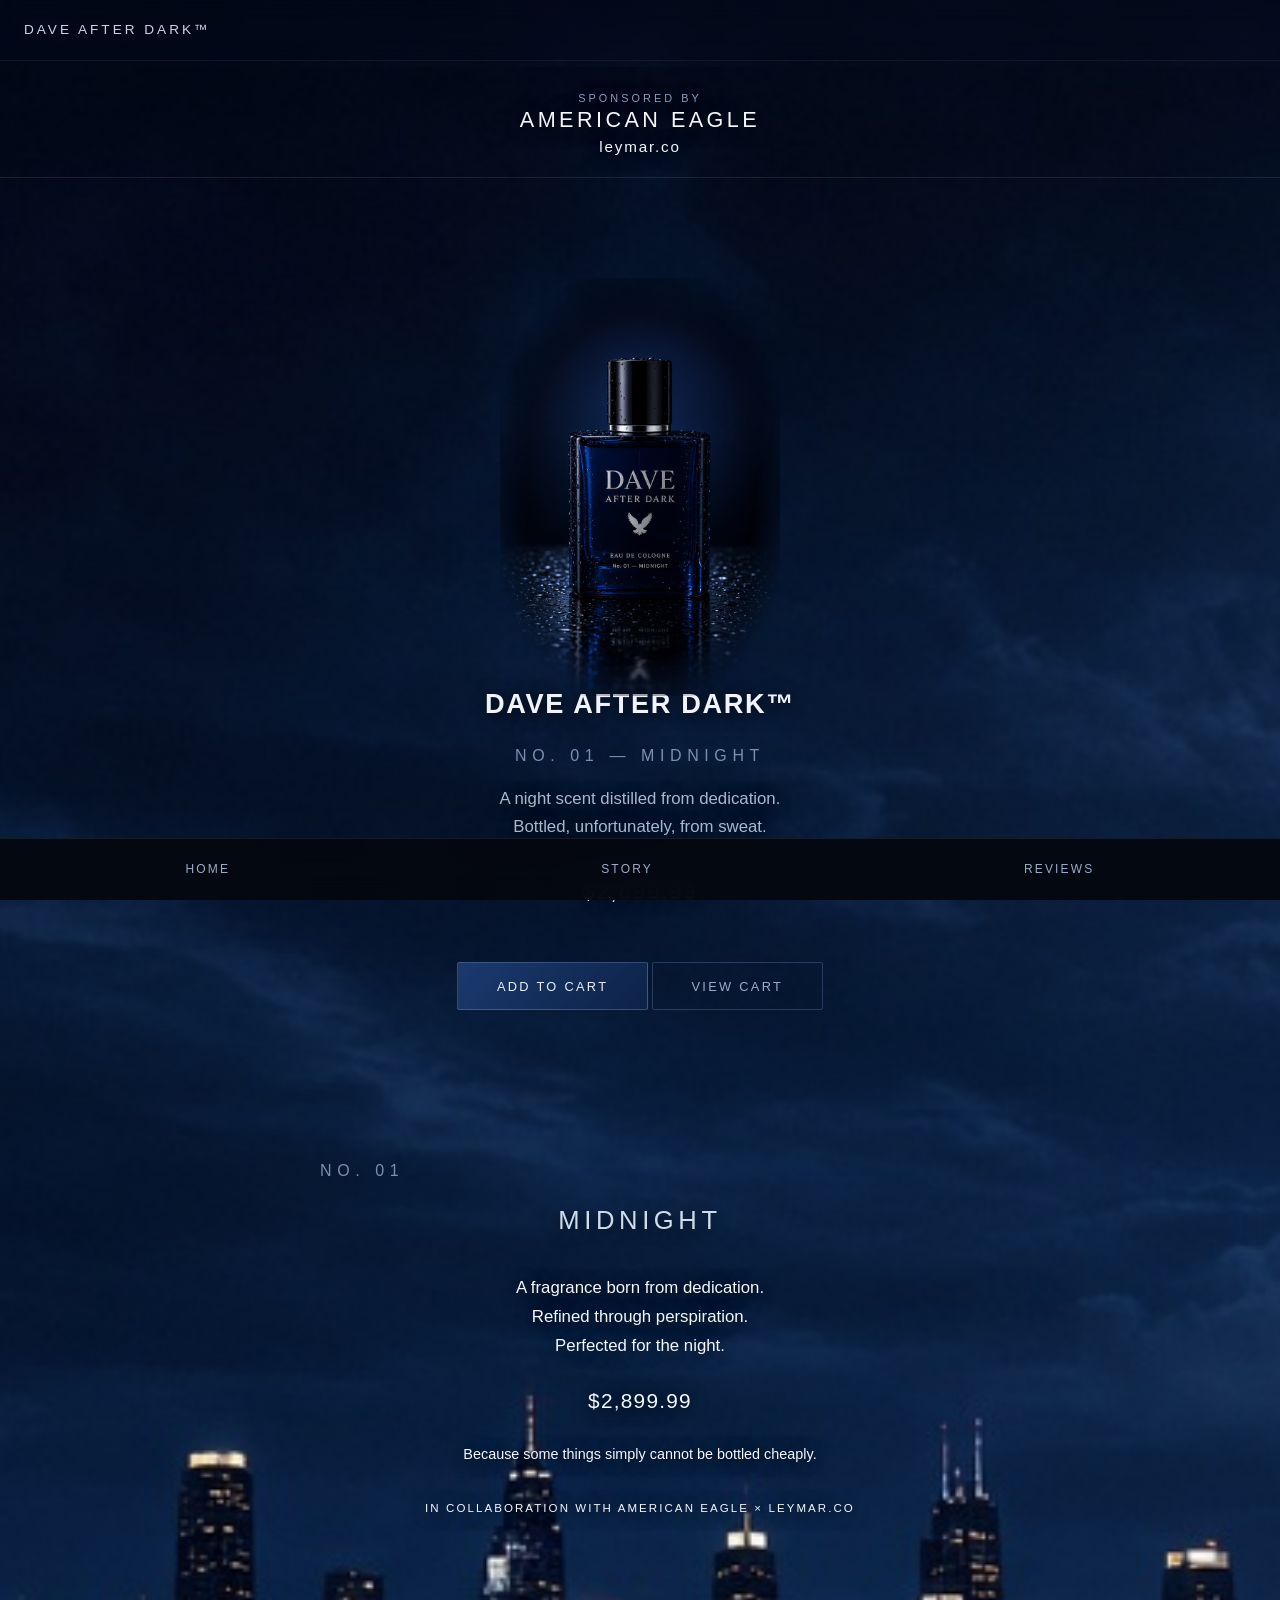
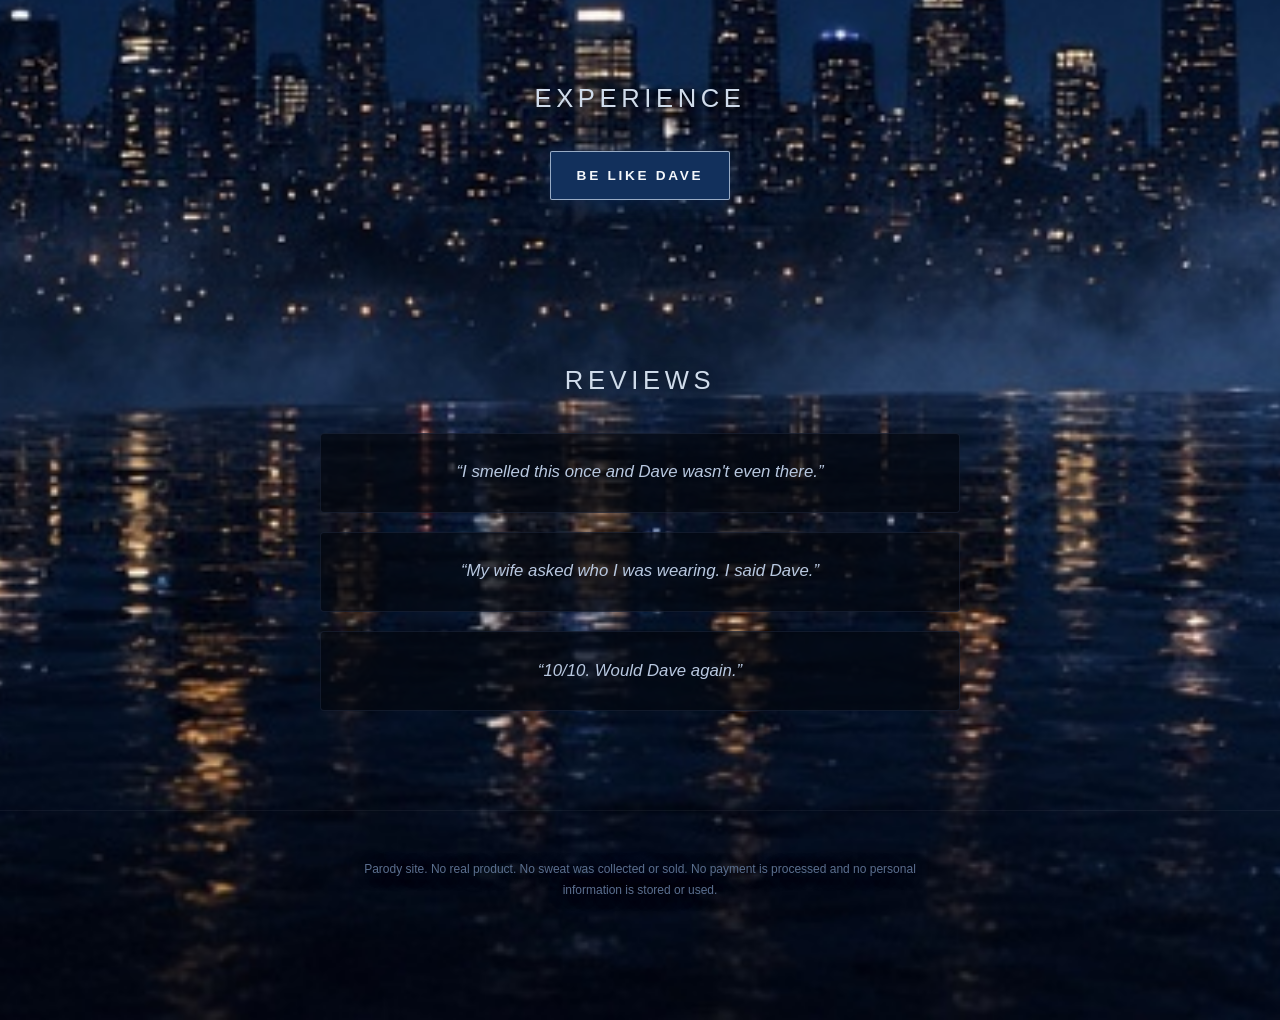
<file: index.html>
<!DOCTYPE html>
<html lang="en">
<head>
  <meta charset="UTF-8">
  <meta name="viewport" content="width=device-width, initial-scale=1.0">
  <title>DAVE AFTER DARK™ — No. 01 Midnight</title>
  <link rel="stylesheet" href="style.css">
</head>
<body>

  <header class="header">
    <div class="logo"><a href="index.html" style="color:inherit;text-decoration:none;">DAVE AFTER DARK™</a></div>
  </header>

<div class="sponsor-bar">
    <div class="sponsor-lockup">
      <div class="sponsor-copy">
        <p class="sponsor-kicker">Sponsored by</p>
        <p class="sponsor-name">American Eagle</p>
        <p class="sponsor-partner">leymar.co</p>
      </div>
    </div>
</div>

  <!-- HERO -->
  <section class="hero" id="hero">
    <div class="hero-content">
      <img class="bottle-shot" src="assets/bottle.jpg" alt="DAVE AFTER DARK bottle">
      <h1 class="hero-title">Dave After Dark™</h1>
      <p class="hero-eyebrow">No. 01 — Midnight</p>
  <p class="hero-tagline">A night scent distilled from dedication.<br>Bottled, unfortunately, from sweat.</p>
      <p class="hero-price">$2,899.99</p>
      <button class="btn btn-primary" id="add-to-cart">Add to Cart</button>
      <button class="btn btn-secondary" id="view-cart">View Cart</button>
    </div>
  </section>

<!-- PRODUCT -->
  <section class="section product" id="product">
    <div class="container">
      <p class="hero-eyebrow">No. 01</p>
      <h2 class="section-title">Midnight</h2>
      <p class="section-text">A fragrance born from dedication.<br>Refined through perspiration.<br>Perfected for the night.</p>
      <p class="section-text price-line">$2,899.99</p>
      <p class="section-text small">Because some things simply cannot be bottled cheaply.</p>
      <p class="sponsor">In collaboration with American Eagle × leymar.co</p>
    </div>
  </section>

  

  <!-- VIDEO -->
  <section class="section video-section" id="video">
    <div class="container">
      <h2 class="section-title">Experience</h2>
      <button class="btn btn-video" id="open-video">BE LIKE DAVE</button>
    </div>
  </section>

  <!-- REVIEWS -->
  <section class="section reviews" id="reviews">
    <div class="container">
      <h2 class="section-title">Reviews</h2>
      <div class="review">
        <p>“I smelled this once and Dave wasn't even there.”</p>
      </div>
      <div class="review">
        <p>“My wife asked who I was wearing. I said Dave.”</p>
      </div>
      <div class="review">
        <p>“10/10. Would Dave again.”</p>
      </div>
    </div>
  </section>

  <!-- CART / CHECKOUT / CONFIRMATION (hidden by default) -->
  <section class="section cart-section hidden" id="cart">
    <div class="container">
      <h2 class="section-title">Your Cart</h2>
      <div class="cart-item">
        <p>DAVE AFTER DARK™ — No. 01 Midnight</p>
        <p>$2,899.99</p>
      </div>
      <button class="btn btn-primary" id="go-to-checkout">Proceed to Checkout</button>
      <button class="btn btn-secondary" id="close-cart">Continue Browsing</button>
    </div>
  </section>

  <section class="section checkout-section hidden" id="checkout">
    <div class="container">
      <h2 class="section-title">Checkout</h2>
      <form id="checkout-form">
        <label>Full Name</label>
        <input type="text" id="name" required placeholder="Your name">

        <label>Email</label>
        <input type="email" id="email" required placeholder="you@example.com">

        <label>Address</label>
        <input type="text" id="address" required placeholder="Shipping address">

        <div class="order-summary">
          <p>Order Summary</p>
          <p>DAVE AFTER DARK™ — No. 01 Midnight — $2,899.99</p>
          <p class="total">Total: $2,899.99</p>
        </div>

        <button type="submit" class="btn btn-primary">Place Fake Order</button>
        <button type="button" class="btn btn-secondary" id="back-to-cart">Back to Cart</button>
      </form>
      <p class="disclaimer-note">This is a parody site. No real payment is processed. No credit card information is collected.</p>
    </div>
  </section>

  <section class="section confirmation-section hidden" id="confirmation">
    <div class="container">
      <h2 class="section-title">Order Confirmed</h2>
      <p class="section-text">Thank you. Your completely fictional order of DAVE AFTER DARK™ has been “received.”</p>
      <p class="section-text">No product will ship. No charge will occur.</p>
      <button class="btn btn-primary" id="back-to-site">Return to Site</button>
    </div>
  </section>

  <!-- DISCLAIMER -->
  <footer class="footer">
    <div class="container">
      <p class="disclaimer">Parody site. No real product. No sweat was collected or sold. No payment is processed and no personal information is stored or used.</p>
    </div>
  </footer>

  <!-- VIDEO MODAL -->
  <div class="video-modal hidden" id="video-modal">
    <div class="video-modal-content">
      <button class="close-video" id="close-video">&times;</button>
      <video id="dave-video" controls playsinline>
        <source src="assets/150203.mp4" type="video/mp4">
        Your browser does not support the video tag.
      </video>
    </div>
  </div>

    <div class="toast hidden" id="toast">Added to cart</div>

    <!-- BOTTOM NAV -->
<nav class="bottom-nav">
    <a href="index.html">Home</a>
    <a href="story.html">Story</a>
    <a href="reviews.html">Reviews</a>
</nav>
  <script src="script.js"></script>
</body>
</html>
</file>
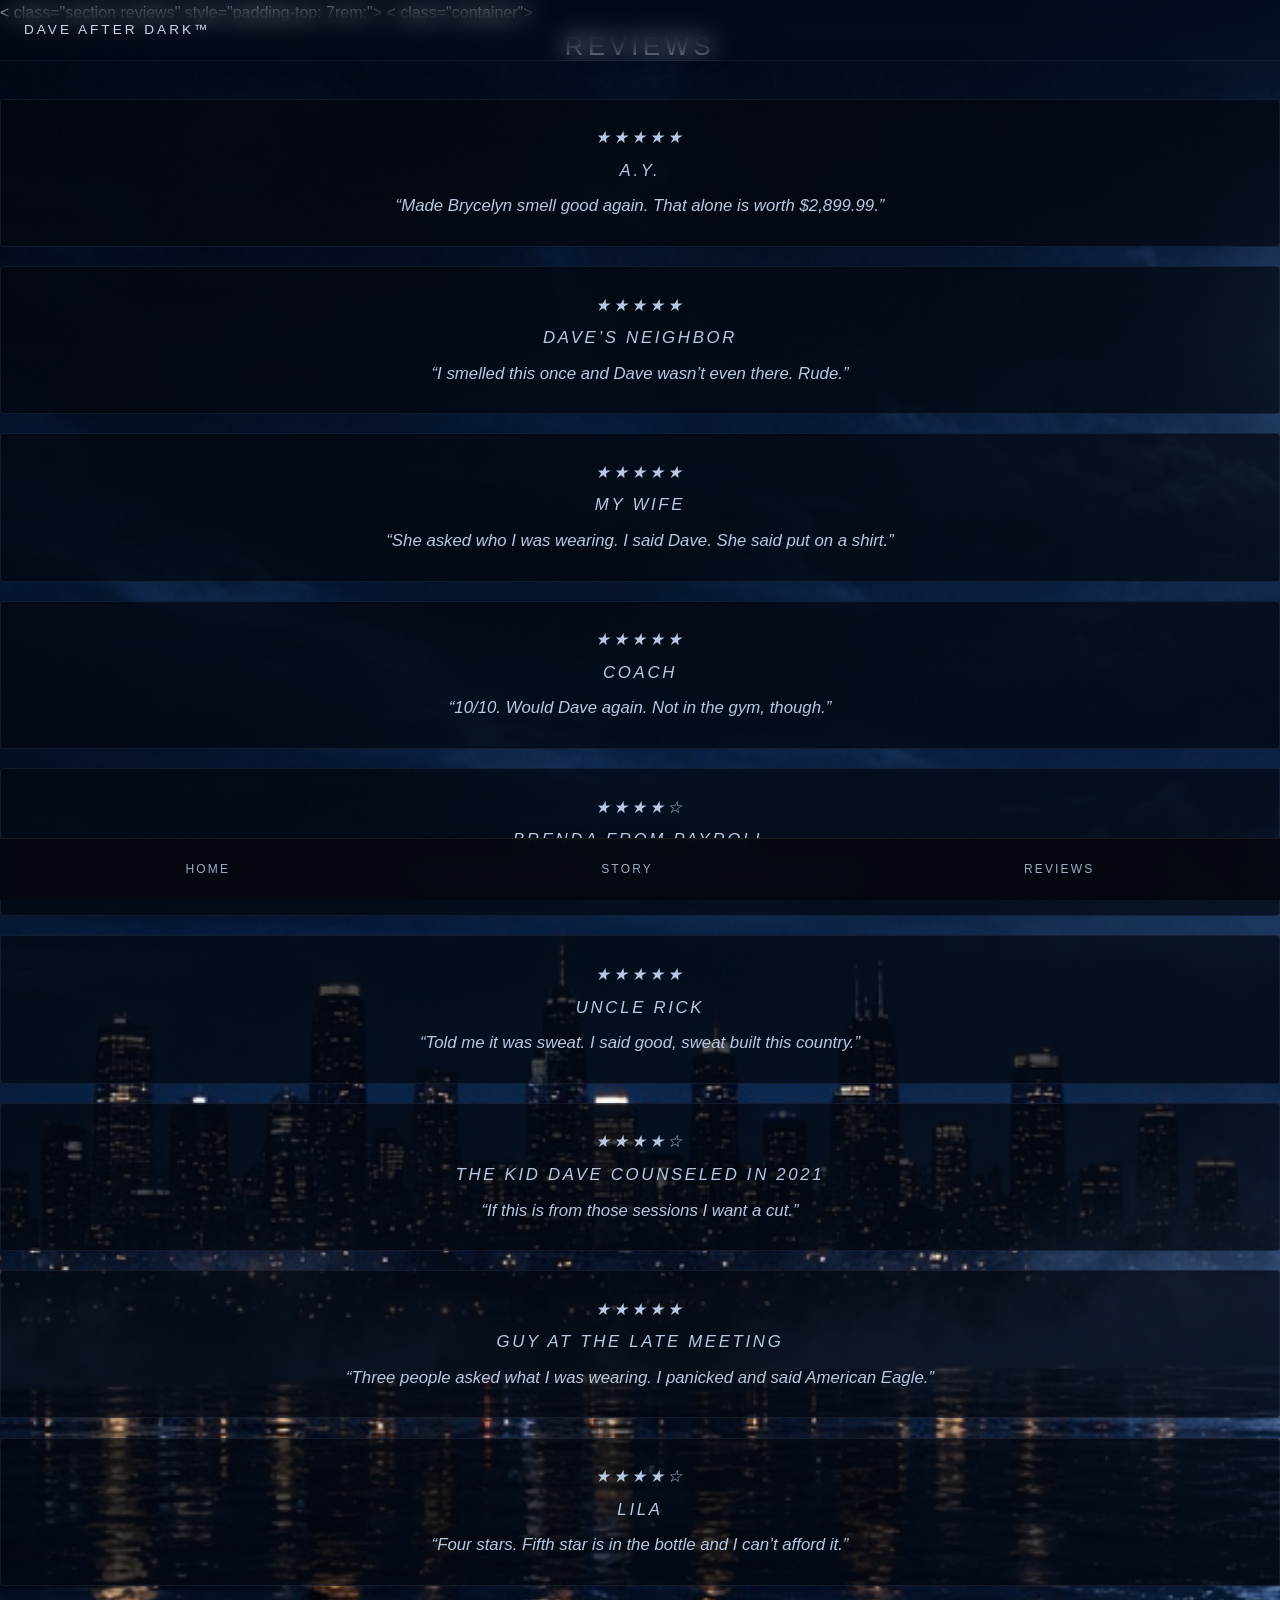
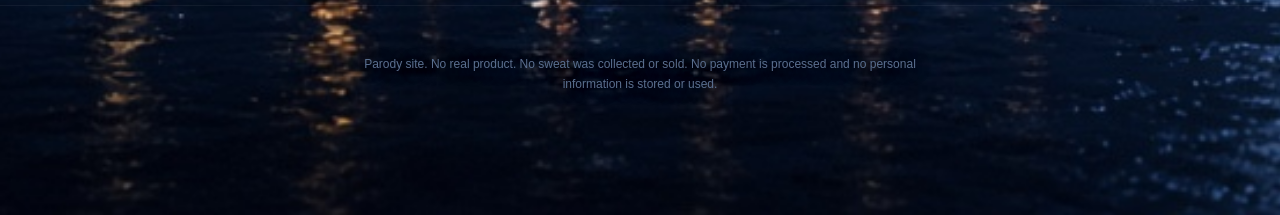
<file: reviews.html>
<!DOCTYPE html>
<html lang="en">
<head>
  <meta charset="UTF-8">
  <meta name="viewport" content="width=device-width, initial-scale=1.0">
  <title>Reviews — DAVE AFTER DARK™</title>
  <link rel="stylesheet" href="style.css">
</head>
<body>

  <header class="header">
    <div class="logo"><a href="index.html" style="color:inherit;text-decoration:none;">DAVE AFTER DARK™</a></div>
  </header>

  < class="section reviews" style="padding-top: 7rem;">
    < class="container">
      <h2 class="section-title">Reviews</h2>
<article class="review">
        <p class="stars">★★★★★</p>
        <p class="reviewer">A.Y.</p>
        <p>“Made Brycelyn smell good again. That alone is worth $2,899.99.”</p>
      </article>

      <article class="review">
        <p class="stars">★★★★★</p>
        <p class="reviewer">Dave’s neighbor</p>
        <p>“I smelled this once and Dave wasn’t even there. Rude.”</p>
      </article>

      <article class="review">
        <p class="stars">★★★★★</p>
        <p class="reviewer">My wife</p>
        <p>“She asked who I was wearing. I said Dave. She said put on a shirt.”</p>
      </article>

      <article class="review">
        <p class="stars">★★★★★</p>
        <p class="reviewer">Coach</p>
        <p>“10/10. Would Dave again. Not in the gym, though.”</p>
      </article>

      <article class="review">
        <p class="stars">★★★★☆</p>
        <p class="reviewer">Brenda from payroll</p>
        <p>“Someone in the elevator smelled expensive and apologetic.”</p>
      </article>

      <article class="review">
        <p class="stars">★★★★★</p>
        <p class="reviewer">Uncle Rick</p>
        <p>“Told me it was sweat. I said good, sweat built this country.”</p>
      </article>

      <article class="review">
        <p class="stars">★★★★☆</p>
        <p class="reviewer">The kid Dave counseled in 2021</p>
        <p>“If this is from those sessions I want a cut.”</p>
      </article>

      <article class="review">
        <p class="stars">★★★★★</p>
        <p class="reviewer">Guy at the late meeting</p>
        <p>“Three people asked what I was wearing. I panicked and said American Eagle.”</p>
      </article>

      <article class="review">
        <p class="stars">★★★★☆</p>
        <p class="reviewer">Lila</p>
        <p>“Four stars. Fifth star is in the bottle and I can’t afford it.”</p>
      </article>

  <footer class="footer">
    <div class="container">
      <p class="disclaimer">Parody site. No real product. No sweat was collected or sold. No payment is processed and no personal information is stored or used.</p>
    </div>
  </footer>

  <nav class="bottom-nav">
    <a href="index.html">Home</a>
    <a href="story.html">Story</a>
    <a href="reviews.html">Reviews</a>
  </nav>

</body>
</html>
</file>
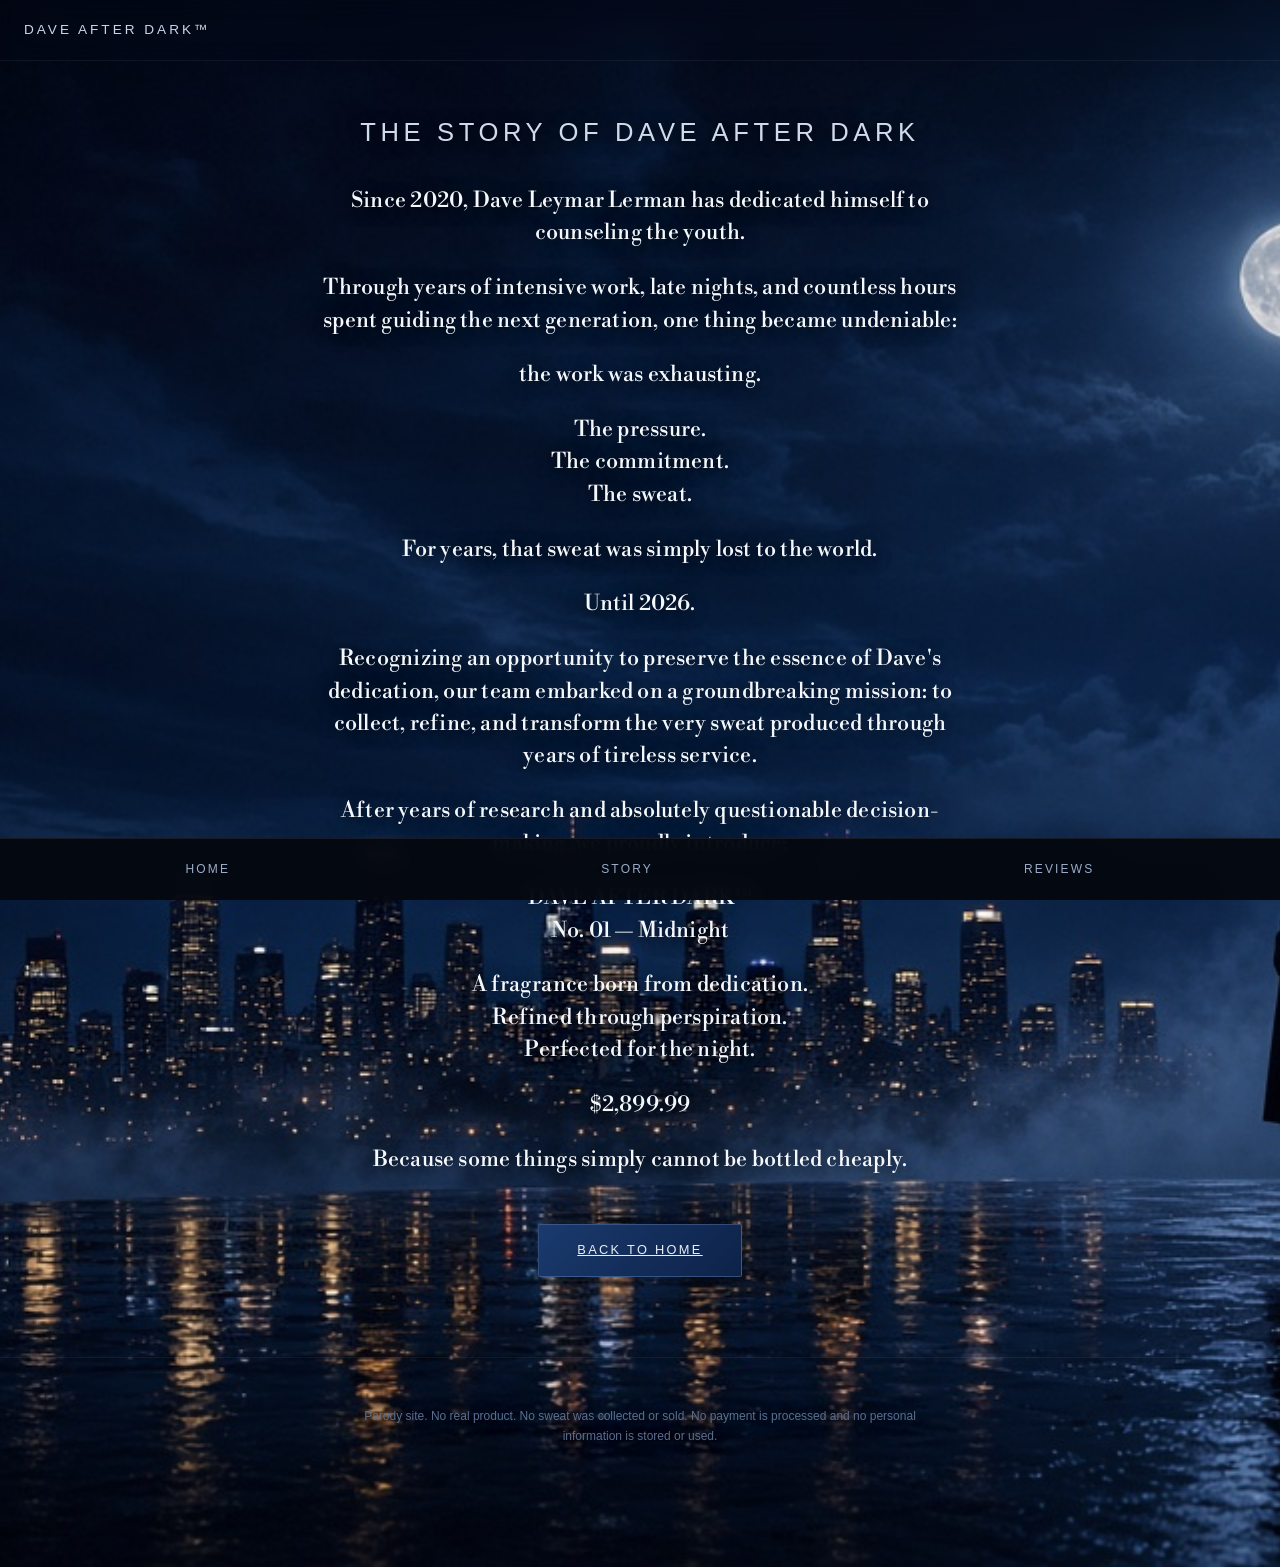
<file: story.html>
<!DOCTYPE html>
<html lang="en">
<head>
  <meta charset="UTF-8">
  <meta name="viewport" content="width=device-width, initial-scale=1.0">
  <title>The Story — DAVE AFTER DARK™</title>
  <link rel="stylesheet" href="style.css">
<link href="https://fonts.googleapis.com/css2?family=Libre+Bodoni:ital,wght@0,400;0,500;1,400&display=swap" rel="stylesheet">
</head>
<body>

  <header class="header">
    <div class="logo"><a href="index.html" style="color:inherit;text-decoration:none;">DAVE AFTER DARK™</a></div>
  </header>

  <section class="section story" style="padding-top: 7rem;">
    <div class="container">
      <h2 class="section-title">The Story of Dave After Dark</h2>
      <p class="section-text">Since 2020, Dave Leymar Lerman has dedicated himself to counseling the youth.</p>
      <p class="section-text">Through years of intensive work, late nights, and countless hours spent guiding the next generation, one thing became undeniable:</p>
      <p class="section-text">the work was exhausting.</p>
      <p class="section-text">The pressure.<br>The commitment.<br>The sweat.</p>
      <p class="section-text">For years, that sweat was simply lost to the world.</p>
      <p class="section-text">Until 2026.</p>
      <p class="section-text">Recognizing an opportunity to preserve the essence of Dave's dedication, our team embarked on a groundbreaking mission: to collect, refine, and transform the very sweat produced through years of tireless service.</p>
      <p class="section-text">After years of research and absolutely questionable decision-making, we proudly introduce:</p>
      <p class="section-text product-name">DAVE AFTER DARK™<br>No. 01 — Midnight</p>
      <p class="section-text">A fragrance born from dedication.<br>Refined through perspiration.<br>Perfected for the night.</p>
      <p class="section-text price-line">$2,899.99</p>
      <p class="section-text small">Because some things simply cannot be bottled cheaply.</p>

      <div style="text-align:center; margin-top: 3rem;">
        <a href="index.html" class="btn btn-primary">Back to Home</a>
      </div>
    </div>
  </section>

  <footer class="footer">
    <div class="container">
      <p class="disclaimer">Parody site. No real product. No sweat was collected or sold. No payment is processed and no personal information is stored or used.</p>
    </div>
  </footer>
<nav class="bottom-nav">
    <a href="index.html">Home</a>
    <a href="story.html">Story</a>
    <a href="reviews.html">Reviews</a>
</nav>
</body>
</html>
</file>
<file: style.css>
/* ========== RESET & BASE ========== */
* {
  margin: 0;
  padding: 0;
  box-sizing: border-box;
}

html {
  scroll-behavior: smooth;
}

body {
  font-family: -apple-system, BlinkMacSystemFont, "Segoe UI", Roboto, "Helvetica Neue", Arial, sans-serif;
  background-color: #05080f;
  color: #e8eef7;
  line-height: 1.6;
  overflow-x: hidden;
}

/* ========== TYPOGRAPHY ========== */
h1, h2, h3 {
  font-weight: 300;
  letter-spacing: 0.04em;
}

/* ========== HEADER ========== */
.header {
  position: fixed;
  top: 0;
  left: 0;
  width: 100%;
  padding: 1.2rem 1.5rem;
  background: rgba(5, 8, 15, 0.85);
  backdrop-filter: blur(12px);
  z-index: 100;
  border-bottom: 1px solid rgba(255, 255, 255, 0.06);
}

.logo {
  font-size: 0.85rem;
  font-weight: 500;
  letter-spacing: 0.22em;
  text-transform: uppercase;
  color: #c9d4e8;
}

/* ========== HERO ========== */
.hero {
  min-height: 100vh;
  display: flex;
  align-items: center;
  justify-content: center;
  text-align: center;
  padding: 6rem 1.5rem 4rem;
  background: 
    radial-gradient(ellipse at 70% 20%, rgba(30, 60, 120, 0.35) 0%, transparent 55%),
    radial-gradient(ellipse at 30% 80%, rgba(10, 25, 60, 0.4) 0%, transparent 50%),
    linear-gradient(180deg, #05080f 0%, #0a1220 50%, #05080f 100%);
  position: relative;
}

.hero-content {
  max-width: 520px;
}

.hero-eyebrow {
  font-size: 0.85body {
  background: #06101c url("assets/sky.jpg") center top / cover no-repeat fixed;
}

.hero,
.product,
.video-section,
.reviews,
.story,
.footer,
.cart-section,
.checkout-section,
.confirmation-section,
.sponsor-bar {
  background: transparent;
}rem;
  letter-spacing: 0.35em;
  text-transform: uppercase;
  color: #7a8faf;
  margin-bottom: 1rem;
}

.hero-title {
  font-size: 1.7rem;
  font-weight: 600;
  letter-spacing: 0.06em;
  text-transform: uppercase;
  color: #f0f4fa;
  margin-bottom: 1.5rem;
  line-height: 1.1;
}

.hero-tagline {
  font-size: 1.05rem;
  font-weight: 300;
  color: #a8b8d0;
  margin-bottom: 2rem;
  line-height: 1.7;
}

.hero-price {
  font-size: 1.4rem;
  font-weight: 400;
  letter-spacing: 0.08em;
  color: #dce6f5;
  margin-bottom: 2.5rem;
}

/* ========== BUTTONS ========== */
.btn {
  display: inline-block;
  padding: 0.95rem 2.4rem;
  font-size: 0.8rem;
  font-weight: 500;
  letter-spacing: 0.18em;
  text-transform: uppercase;
  border: none;
  cursor: pointer;
  transition: all 0.3s ease;
  border-radius: 2px;
}

.btn-primary {
  background: linear-gradient(135deg, #1a3a6e, #0d2248);
  color: #e8eef7;
  border: 1px solid rgba(140, 170, 220, 0.3);
}

.btn-primary:hover,
.btn-primary:active {
  background: linear-gradient(135deg, #244b8a, #15305f);
  border-color: rgba(180, 200, 240, 0.5);
}

.btn-secondary {
  background: transparent;
  color: #9aacc8;
  border: 1px solid rgba(140, 170, 220, 0.25);
  margin-top: 0.8rem;
}

.btn-secondary:hover,
.btn-secondary:active {
  border-color: rgba(180, 200, 240, 0.45);
  color: #c8d6ec;
}

.btn-video {
  background: transparent;
  color: #d0dceb;
  border: 1px solid rgba(160, 190, 240, 0.4);
  padding: 1.1rem 2.8rem;
  font-size: 0.85rem;
  letter-spacing: 0.25em;
}

.btn-video:hover,
.btn-video:active {
  background: rgba(30, 60, 120, 0.25);
  border-color: rgba(180, 210, 255, 0.6);
}

/* ========== SECTIONS ========== */
.section {
  padding: 5rem 1.5rem;
}

.container {
  max-width: 640px;
  margin: 0 auto;
}

.section-title {
  font-size: 1.6rem;
  font-weight: 300;
  letter-spacing: 0.18em;
  text-transform: uppercase;
  color: #d0dceb;
  margin-bottom: 2rem;
  text-align: center;
}

.section-text {
  font-size: 1.05rem;
  font-weight: 300;
  color: #9aacc8;
  margin-bottom: 1.4rem;
  text-align: center;
  line-height: 1.75;
}

.section-text.small {
  font-size: 0.9rem;
  color: #7a8faf;
}

.price-line {
  font-size: 1.3rem;
  color: #dce6f5;
  letter-spacing: 0.06em;
}

/* ========== STORY ========== */
.story {
  background: linear-gradient(180deg, #05080f 0%, #0a1220 100%);
}

/* ========== VIDEO SECTION ========== */
.video-section {
  text-align: center;
  background: #05080f;
}

/* ========== REVIEWS ========== */
.reviews {
  background: linear-gradient(180deg, #0a1220 0%, #05080f 100%);
}

.review {
  background: rgba(15, 25, 45, 0.6);
  border: 1px solid rgba(100, 130, 180, 0.15);
  padding: 1.6rem 1.4rem;
  margin-bottom: 1.2rem;
  border-radius: 4px;
}

.review p {
  font-size: 1.05rem;
  font-weight: 300;
  font-style: italic;
  color: #b8c8e0;
  text-align: center;
}

/* ========== CART / CHECKOUT / CONFIRMATION ========== */
.hidden {
  display: none !important;
}

.cart-section,
.checkout-section,
.confirmation-section {
  min-height: 80vh;
  display: flex;
  align-items: center;
}

.cart-item {
  background: rgba(15, 25, 45, 0.7);
  border: 1px solid rgba(100, 130, 180, 0.2);
  padding: 1.5rem;
  margin-bottom: 2rem;
  text-align: center;
  border-radius: 4px;
}

.cart-item p {
  margin-bottom: 0.4rem;
  color: #c8d6ec;
}

/* Form */
#checkout-form label {
  display: block;
  font-size: 0.75rem;
  letter-spacing: 0.12em;
  text-transform: uppercase;
  color: #7a8faf;
  margin-bottom: 0.4rem;
  margin-top: 1.2rem;
}

#checkout-form input {
  width: 100%;
  padding: 0.9rem 1rem;
  background: rgba(10, 18, 35, 0.8);
  border: 1px solid rgba(100, 130, 180, 0.25);
  color: #e8eef7;
  font-size: 1rem;
  border-radius: 3px;
  outline: none;
}

#checkout-form input:focus {
  border-color: rgba(140, 180, 240, 0.5);
}

.order-summary {
  margin: 2rem 0;
  padding: 1.4rem;
  background: rgba(15, 25, 45, 0.6);
  border: 1px solid rgba(100, 130, 180, 0.15);
  border-radius: 4px;
  text-align: center;
}

.order-summary .total {
  margin-top: 0.8rem;
  font-size: 1.2rem;
  color: #dce6f5;
}

.disclaimer-note {
  margin-top: 1.5rem;
  font-size: 0.8rem;
  color: #6a7f9f;
  text-align: center;
  line-height: 1.5;
}

/* ========== FOOTER / DISCLAIMER ========== */
.footer {
  padding: 3rem 1.5rem;
  background: #03050a;
  border-top: 1px solid rgba(255, 255, 255, 0.05);
}

.disclaimer {
  font-size: 0.75rem;
  color: #5a6f8f;
  text-align: center;
  line-height: 1.7;
  max-width: 560px;
  margin: 0 auto;
}

/* ========== VIDEO MODAL ========== */
.video-modal {
  position: fixed;
  inset: 0;
  background: rgba(0, 0, 0, 0.92);
  display: flex;
  align-items: center;
  justify-content: center;
  z-index: 1000;
  padding: 1rem;
}

.video-modal.hidden {
  display: none;
}

.video-modal-content {
  position: relative;
  width: 100%;
  max-width: 640px;
}

.close-video {
  position: absolute;
  top: -2.5rem;
  right: 0;
  background: none;
  border: none;
  color: #c8d6ec;
  font-size: 2rem;
  cursor: pointer;
  line-height: 1;
}

#dave-video {
  width: 100%;
  border-radius: 4px;
  background: #000;
}

/* ========== RESPONSIVE ========== */
@media (max-width: 480px) {
  .hero-title {
    font-size: 2.8rem;
  }
  
  .hero-tagline {
    font-size: 0.98rem;
  }
  
  .section {
    padding: 4rem 1.2rem;
  }
}
/* ========== BOTTOM NAV ========== */
.bottom-nav {
  position: fixed;
  bottom: 0;
  left: 0;
  width: 100%;
  background: rgba(5, 8, 15, 0.95);
  backdrop-filter: blur(12px);
  border-top: 1px solid rgba(255, 255, 255, 0.08);
  display: flex;
  justify-content: space-around;
  padding: 0.9rem 0;
  z-index: 200;
}

.bottom-nav a {
  color: #9aacc8;
  text-decoration: none;
  font-size: 0.75rem;
  letter-spacing: 0.18em;
  text-transform: uppercase;
  padding: 0.4rem 1rem;
}

.bottom-nav a:hover,
.bottom-nav a:active {
  color: #e8eef7;
}

/* add space so content isn’t hidden behind the bottom bar */
body {
  padding-bottom: 4.5rem;
}
/* ========== TOAST ========== */
.toast {
  position: fixed;
  bottom: 5.2rem;
  left: 50%;
  transform: translateX(-50%);
  background: rgba(18, 36, 72, 0.96);
  color: #e8eef7;
  border: 1px solid rgba(160, 190, 240, 0.35);
  padding: 0.75rem 1.4rem;
  font-size: 0.78rem;
  letter-spacing: 0.16em;
  text-transform: uppercase;
  border-radius: 2px;
  z-index: 300;
  pointer-events: none;
}

.toast.hidden {
  display: none;
}
/* ========== PRODUCT IMAGE + SPONSOR ========== */
.product-image {
  display: block;
  width: 100%;
  max-width: 420px;
  margin: 0 auto 1.8rem;
  border-radius: 4px;
}

.sponsor {
  margin-top: 2rem;
  text-align: center;
  font-size: 0.72rem;
  letter-spacing: 0.18em;
  text-transform: uppercase;
  color: #7a8faf;
}
/* ========== SPONSOR BAR ========== */
.sponsor-bar {
  margin-top: 4.2rem;
  padding: 1.4rem 1.2rem 1.1rem;
  text-align: center;
  background: linear-gradient(180deg, rgba(18, 40, 82, 0.55), rgba(5, 8, 15, 0));
  border-bottom: 1px solid rgba(180, 200, 230, 0.12);
}

.sponsor-lockup {
  display: flex;
  align-items: center;
  justify-content: center;
  gap: 0.9rem;
}

.eagle {
  width: 54px;
  height: 40px;
  color: #e8eef7;
}

.sponsor-kicker {
  font-size: 0.68rem;
  letter-spacing: 0.28em;
  text-transform: uppercase;
  color: #8aa0c0;
}

.sponsor-name {
  font-size: 1.35rem;
  letter-spacing: 0.16em;
  text-transform: uppercase;
  color: #f4f7fb;
  line-height: 1.2;
}

.sponsor-partner {
  margin-top: 0.15rem;
  font-size: 0.95rem;
  letter-spacing: 0.12em;
  color: #c5d4ea;
}
/* ========== REVIEW STARS ========== */
.stars {
  text-align: center;
  letter-spacing: 0.18em;
  color: #d7e3f5;
  margin-bottom: 0.35rem;
  font-style: normal;
}

.reviewer {
  text-align: center;
  font-size: 0.72rem;
  letter-spacing: 0.16em;
  text-transform: uppercase;
  color: #8aa0c0;
  margin-bottom: 0.55rem;
  font-style: normal;
}
body {
  background: #070b14;
}

.hero {
  background:
    radial-gradient(ellipse at 70% 15%, rgba(50, 90, 160, 0.35), transparent 50%),
    radial-gradient(ellipse at 20% 80%, rgba(10, 25, 55, 0.55), transparent 45%),
    linear-gradient(180deg, #070b14 0%, #0c1830 100%);
}

.product {
  background: linear-gradient(180deg, #0c1830 0%, #0a1428 100%);
}

.video-section {
  background: #0a1428;
}

.reviews {
  background: linear-gradient(180deg, #0a1428 0%, #08101e 100%);
}

.footer {
  background: #060910;
}
.story .section-text {
  font-family: "Libre Bodoni", Georgia, serif;
  font-size: 1.35rem;
  font-weight: 400;
  line-height: 1.5;
  letter-spacing: 0.01em;
  color: #f3f1ea;
}
}

.story .section-title,
.story .product-name,
.story .price-line {
  font-family: -apple-system, BlinkMacSystemFont, "Segoe UI", sans-serif;
}
.bottle-shot {
  display: block;
  width: 280px;
  margin: 0 auto -0.4rem;
  -webkit-mask-image: radial-gradient(ellipse at center, #000 58%, transparent 78%);
  mask-image: radial-gradient(ellipse at center, #000 58%, transparent 78%);
}
body {
  background:
    radial-gradient(ellipse at 82% 12%, rgba(190, 210, 235, 0.28), transparent 18%),
    radial-gradient(ellipse at 78% 16%, rgba(90, 130, 190, 0.35), transparent 36%),
    linear-gradient(180deg, #071426 0%, #0c2344 38%, #08182f 70%, #06101c 100%);
  background-attachment: scroll;
}

.hero,
.product,
.video-section,
.reviews,
.story,
.footer,
.cart-section,
.checkout-section,
.confirmation-section,
.sponsor-bar {
  background: transparent;
}
.video-modal {
  background: #06101c url("assets/sky.jpg") center top / cover no-repeat;
}
html, body {
  background: #06101c url("assets/sky.jpg") center top / cover no-repeat !important;
  min-height: 100%;
}

.hero,
.product,
.video-section,
.reviews,
.story,
.footer,
.cart-section,
.checkout-section,
.confirmation-section,
.sponsor-bar,
.header {
  background: transparent !important;
}
.section-text,
.section-title,
.hero-title,
.hero-tagline,
.hero-price,
.disclaimer,
.sponsor,
.sponsor-name,
.sponsor-partner,
.sponsor-kicker {
  text-shadow: 0 2px 16px rgba(0, 0, 0, 0.85);
}

.review {
  background: rgba(4, 8, 16, 0.72);
}

#open-video,
.video-section .btn,
.video-section button {
  background: #f4f7fb;
  color: #071018;
  border: none;
  font-weight: 600;
  letter-spacing: 0.2em;
  padding: 1rem 1.6rem;
  box-shadow: 0 0 24px rgba(244, 247, 251, 0.35);
}
.section-text,
.section-text.small,
.sponsor,
.sponsor-name,
.sponsor-partner {
  color: #f4f7fb !important;
  text-shadow: 0 2px 18px rgba(0, 0, 0, 0.95);
}

#open-video,
.video-section .btn,
.video-section button {
  background: #12305c;
  color: #f4f7fb;
  border: 1px solid rgba(210, 224, 242, 0.7);
  font-weight: 600;
  letter-spacing: 0.2em;
  padding: 1rem 1.6rem;
  box-shadow: 0 0 22px rgba(18, 48, 92, 0.85);
}
</file>
